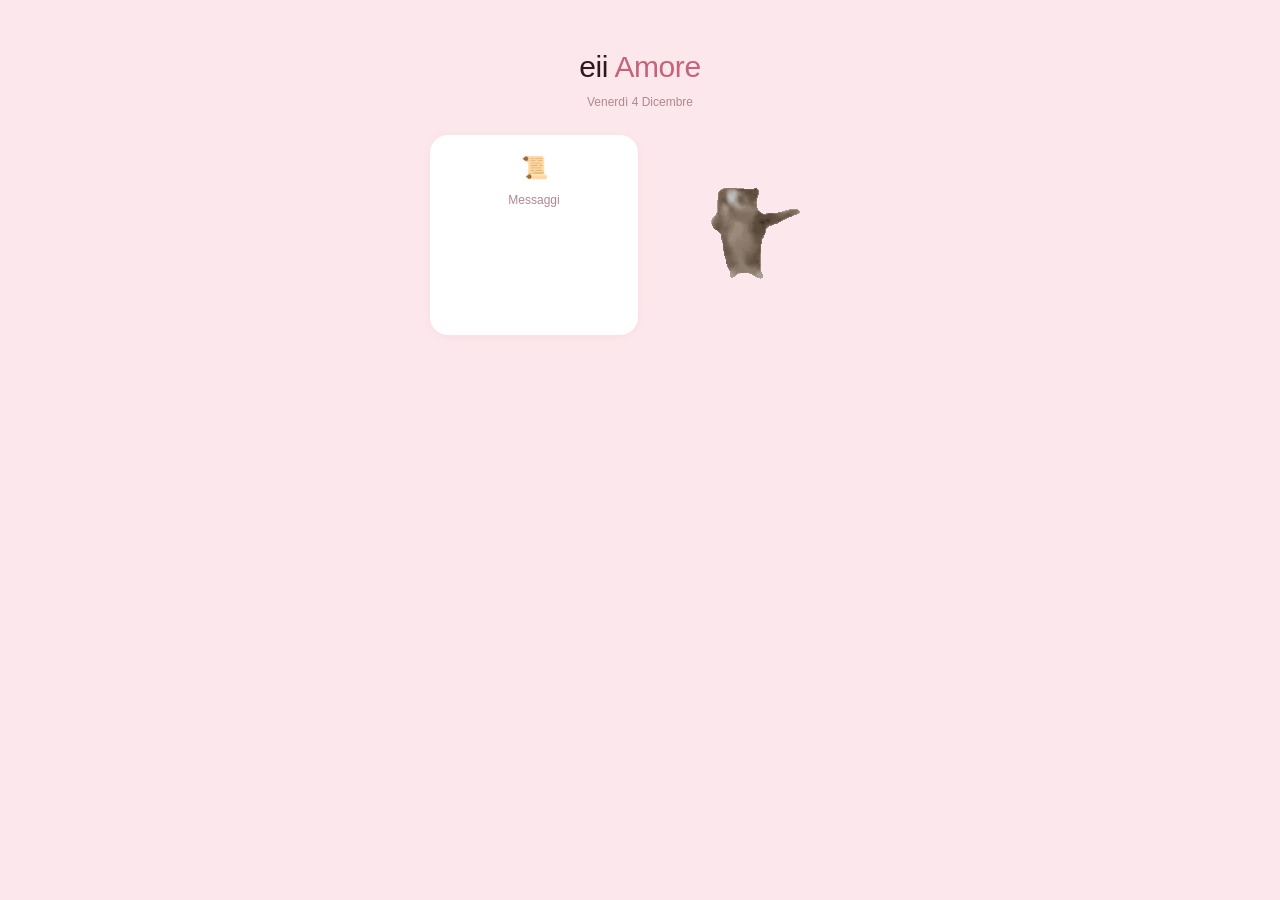
<file: main/index.html>
<!DOCTYPE html>
<html lang="it">
<head>
  <link rel="apple-touch-icon" href="../heart.png">
  <link rel="icon" type="image/png" href="../heart.png">
  <link rel="stylesheet" href="s.css">
  <meta charset="UTF-8" />
  <meta name="viewport" content="width=device-width, initial-scale=1.0, maximum-scale=1.0, user-scalable=no" />
  <title>Motivo del giorno</title>
  <meta name="apple-mobile-web-app-capable" content="yes" />
  <meta name="apple-mobile-web-app-status-bar-style" content="default" />
  <meta name="apple-mobile-web-app-title" content="TI AMO❤️" />
</head>
<body>
<div class="page">

  <div class="header">
    <div class="header-greeting">eii <span id="welcome-name">...</span></div>
    <div class="header-date" id="header-date"></div>
  </div>

  <div class="streak-badge" id="streak-badge" style="display:none">
    🔥 <span id="streak-count">0</span> giorni di fila
  </div>

<!--<div class="card" id="main-card">
    <div class="card-body" id="card-body">Caricamento in corso...</div>
    <div class="card-footer">
      <span class="timer-label">Prossimo messaggio tra</span>
      <span class="timer-value" id="global-timer">--:--:--</span>
    </div>

    <div class="gift-overlay" id="giftOverlay" onclick="openGift()">
      <div class="gift-paper tl"></div>
      <div class="gift-paper tr"></div>
      <div class="gift-paper bl"></div>
      <div class="gift-paper br"></div>
      <div class="gift-ribbon-h"></div>
      <div class="gift-ribbon-v"></div>
      <div class="gift-bow">
        <svg viewBox="0 0 80 50" xmlns="http://www.w3.org/2000/svg">
          <path d="M40 28 C30 20, 8 14, 4 22 C0 30, 18 36, 40 28Z" fill="#ff8fab" opacity="0.9"/>
          <path d="M40 28 C50 20, 72 14, 76 22 C80 30, 62 36, 40 28Z" fill="#ff8fab" opacity="0.9"/>
          <path d="M40 25 C32 14, 10 6, 6 14 C2 22, 22 28, 40 25Z" fill="#ffb3c6" opacity="0.9"/>
          <path d="M40 25 C48 14, 70 6, 74 14 C78 22, 58 28, 40 25Z" fill="#ffb3c6" opacity="0.9"/>
          <circle cx="40" cy="26" r="7" fill="#c4637a"/>
          <rect x="37" y="26" width="6" height="18" fill="#c4637a" rx="3"/>
        </svg>
      </div>
    </div>
  </div>

  <div class="reply-card" id="reply-card" style="display:none">
    <div class="reply-label">Rispondi</div>
    <div class="reply-row">
      <input type="text" id="reply-input" placeholder="Scrivi una risposta..." />
      <button class="reply-send" onclick="sendReply()">➤</button>
    </div>
    <div class="reply-sent" id="reply-sent" style="display:none"></div>
  </div>
-->
  <div class="nav-row">
    <a class="nav-btn" href="../storico/index.html">
      <span class="nav-btn-icon">📜</span>
      <span class="nav-btn-label">Messaggi</span>
    </a>
    <!--<a class="nav-btn" href="../statistiche/index.html">
      <span class="nav-btn-icon">📊</span>
      <span class="nav-btn-label">Statistiche</span>
    </a>
  </div>-->
  <img src="cat.gif" style="width:200px;height:200px;object-fit:contain;background:transparent;">

</div>

<script>
// --- CONFIGURAZIONE GLOBALE ---
window.WORKER_URL = "https://ecco-perche-ti-amo.p6kw2n4wh4.workers.dev";
window.dataFileSha = null;
window.appData = { nicknames: [], messages: {}, replies: {}, openedDates: [], theme: {} };
let revealed = false;

function todayKey() { return new Date().toISOString().split('T')[0]; }
function yesterdayKey() {
  const d = new Date();
  d.setDate(d.getDate() - 1);
  return d.toISOString().split('T')[0];
}
function currentDayKey() { return new Date().getHours() >= 10 ? todayKey() : yesterdayKey(); }

// --- CARICAMENTO DATI ---
async function loadData() {
  try {
    const res = await fetch(window.WORKER_URL, { method: 'GET' });

    if (res.status === 404) {
      await createDataFile();
      return;
    }

    const json = await res.json();
    window.dataFileSha = json.sha || (json.content && json.content.sha) || null;

    if (json && json.messages) {
      window.appData = json;
    } else if (json.content && typeof json.content === 'object') {
      window.appData = json.content;
    } else if (json.content && typeof json.content === 'string') {
      try {
        const decoded = decodeURIComponent(escape(atob(json.content.replace(/\s/g, ''))));
        window.appData = JSON.parse(decoded);
      } catch (base64Err) {
        console.error('Errore decodifica Base64:', base64Err);
      }
    }

    if (!window.appData) window.appData = {};
    if (!Array.isArray(window.appData.nicknames)) window.appData.nicknames = [];
    if (typeof window.appData.messages !== 'object' || Array.isArray(window.appData.messages)) window.appData.messages = {};
    if (typeof window.appData.replies !== 'object' || Array.isArray(window.appData.replies)) window.appData.replies = {};
    if (!Array.isArray(window.appData.openedDates)) window.appData.openedDates = [];
    if (typeof window.appData.theme !== 'object' || Array.isArray(window.appData.theme)) window.appData.theme = {};

  } catch (e) {
    console.error('Errore critico nel fetch:', e);
  }
}

async function createDataFile() {
  const content = btoa(unescape(encodeURIComponent(JSON.stringify(window.appData, null, 2))));
  try {
    const res = await fetch(window.WORKER_URL, {
      method: 'POST',
      headers: { 'Content-Type': 'application/json' },
      body: JSON.stringify({ content: content })
    });
    const json = await res.json();
    window.dataFileSha = json.sha || (json.content && json.content.sha);
  } catch (e) {
    console.warn('Errore durante la creazione del file:', e);
  }
}

async function saveData() {
  const content = btoa(unescape(encodeURIComponent(JSON.stringify(window.appData, null, 2))));
  try {
    const res = await fetch(window.WORKER_URL, {
      method: 'POST',
      headers: { 'Content-Type': 'application/json' },
      body: JSON.stringify({ content: content, sha: window.dataFileSha })
    });
    if (!res.ok) throw new Error(await res.text());
    const json = await res.json();
    window.dataFileSha = json.sha || (json.content && json.content.sha) || window.dataFileSha;
  } catch (e) {
    console.error('Errore salvataggio Worker:', e);
  }
}

// --- TEMA ---
function applyTheme() {
  const t = (window.appData && window.appData.theme) || {};
  const root = document.documentElement.style;
  const map = {
    bg: '--bg', surface: '--surface', surface2: '--surface2', border: '--border',
    accent: '--accent', accentBg: '--accent-bg', text: '--text', muted: '--muted'
  };
  Object.keys(map).forEach(k => { if (t[k]) root.setProperty(map[k], t[k]); });
}

// --- STREAK ---
function computeCurrentStreak() {
  const opened = new Set(window.appData.openedDates || []);
  let count = 0;
  let cursor = new Date(currentDayKey());
  while (opened.has(cursor.toISOString().split('T')[0])) {
    count++;
    cursor.setDate(cursor.getDate() - 1);
  }
  return count;
}

function startGlobalTimer() {
  const tick = () => {
    const el = document.getElementById('global-timer');
    if (!el) return;
    const now = new Date();
    const next = new Date(now);
    if (now.getHours() >= 10) next.setDate(next.getDate() + 1);
    next.setHours(10, 0, 0, 0);
    const diff = next - now;
    const h = String(Math.floor(diff / 3600000)).padStart(2, '0');
    const m = String(Math.floor((diff % 3600000) / 60000)).padStart(2, '0');
    const s = String(Math.floor((diff % 60000) / 1000)).padStart(2, '0');
    el.textContent = `${h}:${m}:${s}`;
  };
  tick();
  setInterval(tick, 1000);
}

function renderStreak() {
  const el = document.getElementById('streak-badge');
  const count = computeCurrentStreak();
  if (count > 0) {
    document.getElementById('streak-count').textContent = count;
    el.style.display = 'inline-flex';
  } else {
    el.style.display = 'none';
  }
}

function renderReplyBox() {
  const day = currentDayKey();
  const card = document.getElementById('reply-card');
  const hasMsg = !!(window.appData.messages || {})[day];
  if (!hasMsg) { card.style.display = 'none'; return; }
  card.style.display = 'flex';

  const row = card.querySelector('.reply-row');
  const sentEl = document.getElementById('reply-sent');
  const existing = (window.appData.replies || {})[day];

  if (existing) {
    row.style.display = 'none';
    sentEl.style.display = 'block';
    sentEl.textContent = `Hai risposto: "${existing}"`;
  } else {
    row.style.display = 'flex';
    sentEl.style.display = 'none';
  }
}

async function sendReply() {
  const input = document.getElementById('reply-input');
  const val = input.value.trim();
  if (!val) return;
  const day = currentDayKey();
  if (!window.appData.replies) window.appData.replies = {};
  window.appData.replies[day] = val;
  input.value = '';
  await saveData();
  renderReplyBox();
}

function renderCard() {
  const day = currentDayKey();
  const msg = (window.appData.messages || {})[day];
  const body = document.getElementById('card-body');
  const overlay = document.getElementById('giftOverlay');

  if (!msg) {
    body.innerHTML = `
      <div style="text-align:center; color:var(--muted); font-size:15px; line-height:1.6">
        Amore se leggi questo non ho messo niente scusami :(<br>Hai il permesso di insultarmi
      </div>`;
    if (overlay) overlay.style.display = 'none';
    return;
  }

  body.innerHTML = `<div class="revealed-text">${msg}</div>`;

  if (!revealed && overlay) {
    overlay.style.display = 'block';
  } else if (overlay) {
    overlay.remove();
  }
}

function openGift() {
  const overlay = document.getElementById('giftOverlay');
  if (!overlay || overlay.classList.contains('opening')) return;

  overlay.classList.add('opening');
  overlay.onclick = null;

  setTimeout(() => {
    overlay.classList.add('done');
    revealed = true;
    if (!Array.isArray(window.appData.openedDates)) window.appData.openedDates = [];
    if (!window.appData.openedDates.includes(currentDayKey())) {
      window.appData.openedDates.push(currentDayKey());
      saveData().then(() => {
        renderStreak();
        renderReplyBox();
      });
    } else {
      renderReplyBox();
    }
    setTimeout(() => overlay.remove(), 400);
  }, 700);
}

// --- APPLICAZIONE LOGICA ALL'AVVIO ---
async function init() {
  await loadData();
  applyTheme();

  if (!Array.isArray(window.appData.openedDates)) window.appData.openedDates = [];
  revealed = window.appData.openedDates.includes(currentDayKey());

  let nicks = ['Amore'];
  if (Array.isArray(window.appData.nicknames) && window.appData.nicknames.length > 0) {
    nicks = window.appData.nicknames;
  }

  document.getElementById('welcome-name').textContent = nicks[Math.floor(Math.random() * nicks.length)];
  document.getElementById('header-date').textContent = new Date().toLocaleDateString('it-IT', { weekday: 'long', day: 'numeric', month: 'long' });

  renderStreak();
  renderCard();
  renderReplyBox();
  startGlobalTimer();
}

window.addEventListener('DOMContentLoaded', init);
</script>
</body>
</html>
</file>
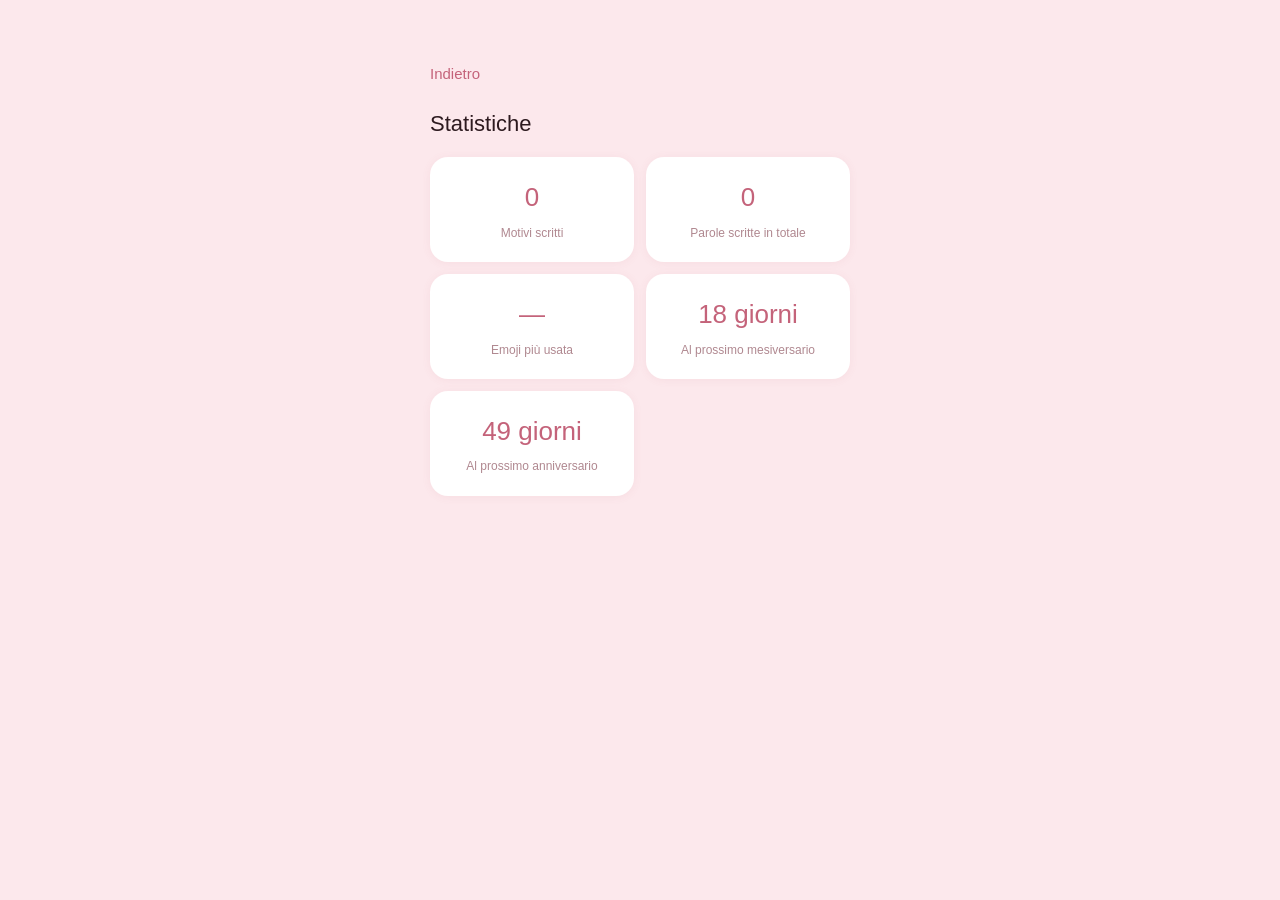
<file: statistiche/index.html>
<!DOCTYPE html>
<html lang="it">
<head>
  <link rel="icon" type="image/png" href="../heart.png">
  <meta charset="UTF-8" />
  <link rel="stylesheet" href="s.css">
  <meta name="viewport" content="width=device-width, initial-scale=1.0, maximum-scale=1.0, user-scalable=no" />
  <title>Statistiche</title>
</head>
<body>
  <div class="page">
    <div class="top-bar">
      <a class="back-btn" href="../main/index.html">Indietro</a>
    </div>
    <div style="width:100%;max-width:420px">
      <div class="page-title">Statistiche</div>
    </div>
    <div class="loading" id="loading">Caricamento...</div>
    <div class="stat-grid" id="stat-grid" style="display:none"></div>
  </div>

<script>
window.WORKER_URL = "https://ecco-perche-ti-amo.p6kw2n4wh4.workers.dev";

function applyTheme(appData) {
  const t = (appData && appData.theme) || {};
  const root = document.documentElement.style;
  const map = {
    bg: '--bg', surface: '--surface', surface2: '--surface2', border: '--border',
    accent: '--accent', accentBg: '--accent-bg', text: '--text', muted: '--muted'
  };
  Object.keys(map).forEach(k => { if (t[k]) root.setProperty(map[k], t[k]); });
}

function countWords(messages) {
  return Object.values(messages).reduce((tot, msg) => {
    const words = (msg || '').trim().split(/\s+/).filter(Boolean);
    return tot + words.length;
  }, 0);
}

function mostUsedEmoji(messages) {
  const emojiRegex = /\p{Extended_Pictographic}/gu;
  const counts = {};
  Object.values(messages).forEach(msg => {
    const found = (msg || '').match(emojiRegex) || [];
    found.forEach(e => { counts[e] = (counts[e] || 0) + 1; });
  });
  let best = null, bestCount = 0;
  Object.entries(counts).forEach(([emoji, count]) => {
    if (count > bestCount) { best = emoji; bestCount = count; }
  });
  return best ? `${best} (${bestCount}x)` : '—';
}

function daysUntil(target) {
  const today = new Date(); today.setHours(0, 0, 0, 0);
  return Math.round((target - today) / 86400000);
}

function nextMesiversario() {
  const today = new Date(); today.setHours(0, 0, 0, 0);
  let target = new Date(today.getFullYear(), today.getMonth(), 22);
  if (target < today) target = new Date(today.getFullYear(), today.getMonth() + 1, 22);
  return target;
}

function nextAnniversario() {
  const today = new Date(); today.setHours(0, 0, 0, 0);
  let target = new Date(today.getFullYear(), 0, 22);
  if (target < today) target = new Date(today.getFullYear() + 1, 0, 22);
  return target;
}

function formatCountdown(days) {
  if (days === 0) return 'Oggi!';
  if (days === 1) return 'Domani';
  return `${days} giorni`;
}

async function init() {
  let appData = { messages: {} };

  try {
    const res = await fetch(window.WORKER_URL, { method: 'GET' });
    if (res.ok) {
      const json = await res.json();
      if (json && json.messages) appData = json;
      else if (json.content && typeof json.content === 'object') appData = json.content;
      else if (json.content && typeof json.content === 'string') {
        const decoded = decodeURIComponent(escape(atob(json.content.replace(/\s/g, ''))));
        appData = JSON.parse(decoded);
      }
    }
  } catch (e) {
    console.warn('Errore durante il caricamento:', e);
  }

  applyTheme(appData);

  const messages = appData.messages || {};
  const totalMsg = Object.keys(messages).length;
  const totalWords = countWords(messages);
  const topEmoji = mostUsedEmoji(messages);
  const mesiversario = formatCountdown(daysUntil(nextMesiversario()));
  const anniversario = formatCountdown(daysUntil(nextAnniversario()));

  const stats = [
    { value: totalMsg, label: 'Motivi scritti' },
    { value: totalWords, label: 'Parole scritte in totale' },
    { value: topEmoji, label: 'Emoji più usata' },
    { value: mesiversario, label: 'Al prossimo mesiversario' },
    { value: anniversario, label: 'Al prossimo anniversario' }
  ];

  document.getElementById('loading').style.display = 'none';
  const grid = document.getElementById('stat-grid');
  grid.style.display = 'grid';
  stats.forEach(s => {
    const el = document.createElement('div');
    el.className = 'stat-card';
    el.innerHTML = `<div class="stat-value">${s.value}</div><div class="stat-label">${s.label}</div>`;
    grid.appendChild(el);
  });
}

init();
</script>
</body>
</html>
</file>
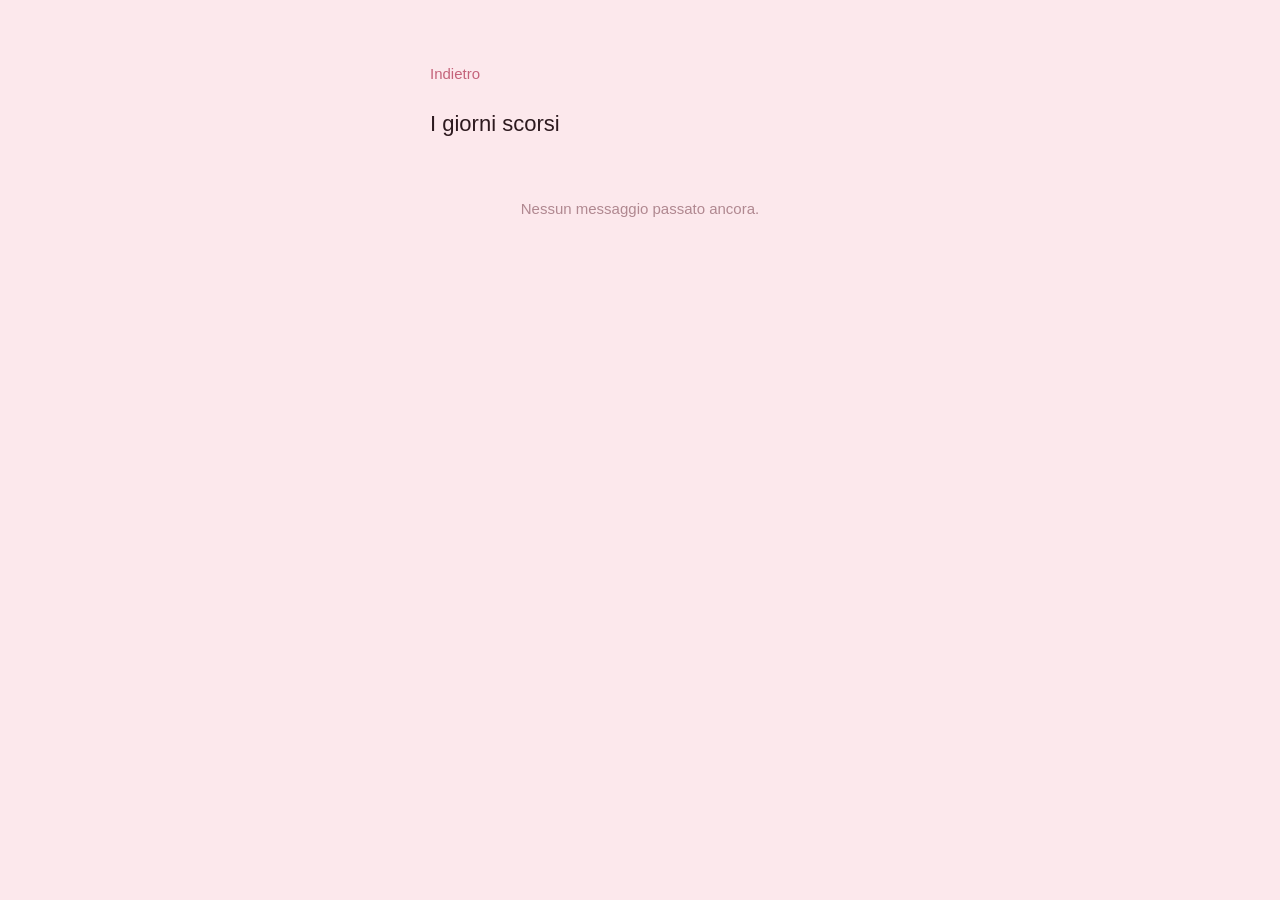
<file: storico/index.html>
<!-- Percorso nel repo: storico/index.html -->
<!DOCTYPE html>
<html lang="it">
<head>
  <link rel="icon" type="image/png" href="../heart.png">
  <meta charset="UTF-8" />
  <link rel="stylesheet" href="s.css">
  <meta name="viewport" content="width=device-width, initial-scale=1.0, maximum-scale=1.0, user-scalable=no" />
  <title>Storico dei messaggini</title>
</head>
<body>
  <div class="page">
    <div class="top-bar">
      <a class="back-btn" href="../main/index.html">Indietro</a>
    </div>
    <div style="width:100%;max-width:420px">
      <div class="page-title">I giorni scorsi</div>
    </div>
    <div class="loading" id="loading">Caricamento...</div>
    <div class="past-list" id="past-list" style="display:none"></div>
    <div class="empty-state" id="empty-state" style="display:none">Nessun messaggio passato ancora.</div>
  </div>

<script>
window.WORKER_URL = "https://ecco-perche-ti-amo.p6kw2n4wh4.workers.dev";

function todayKey() { return new Date().toISOString().split('T')[0]; }
function formatDate(str) { const [y, m, d] = str.split('-'); return `${d}/${m}/${y}`; }

function applyTheme(appData) {
  const t = (appData && appData.theme) || {};
  const root = document.documentElement.style;
  const map = {
    bg: '--bg', surface: '--surface', surface2: '--surface2', border: '--border',
    accent: '--accent', accentBg: '--accent-bg', text: '--text', muted: '--muted'
  };
  Object.keys(map).forEach(k => { if (t[k]) root.setProperty(map[k], t[k]); });
}

async function init() {
  let appData = { messages: {}, replies: {} };

  try {
    const res = await fetch(window.WORKER_URL, { method: 'GET' });
    if (res.ok) {
      const json = await res.json();
      if (json && json.messages) appData = json;
      else if (json.content && typeof json.content === 'object') appData = json.content;
      else if (json.content && typeof json.content === 'string') {
        const decoded = decodeURIComponent(escape(atob(json.content.replace(/\s/g, ''))));
        appData = JSON.parse(decoded);
      }
    }
  } catch (e) {
    console.warn('Errore durante il caricamento:', e);
  }

  applyTheme(appData);
  document.getElementById('loading').style.display = 'none';

  const today = todayKey();
  const messages = appData.messages || {};
  const replies = appData.replies || {};
  const allKeys = Object.keys(messages).sort();
  const past = allKeys.filter(k => k < today && messages[k]);

  if (!past.length) {
    document.getElementById('empty-state').style.display = 'block';
    return;
  }

  const list = document.getElementById('past-list');
  list.style.display = 'flex';
  [...past].reverse().forEach(k => {
    const idx = allKeys.indexOf(k) + 1;
    const reply = replies[k];
    const el = document.createElement('div');
    el.className = 'past-item';
    el.innerHTML = `<div class="past-item-meta">Giorno ${idx} &middot; ${formatDate(k)}</div>
      <div class="past-item-text">${messages[k]}</div>
      ${reply ? `<div class="past-item-reply">↳ ${reply}</div>` : ''}`;
    list.appendChild(el);
  });
}

init();
</script>
</body>
</html>
</file>
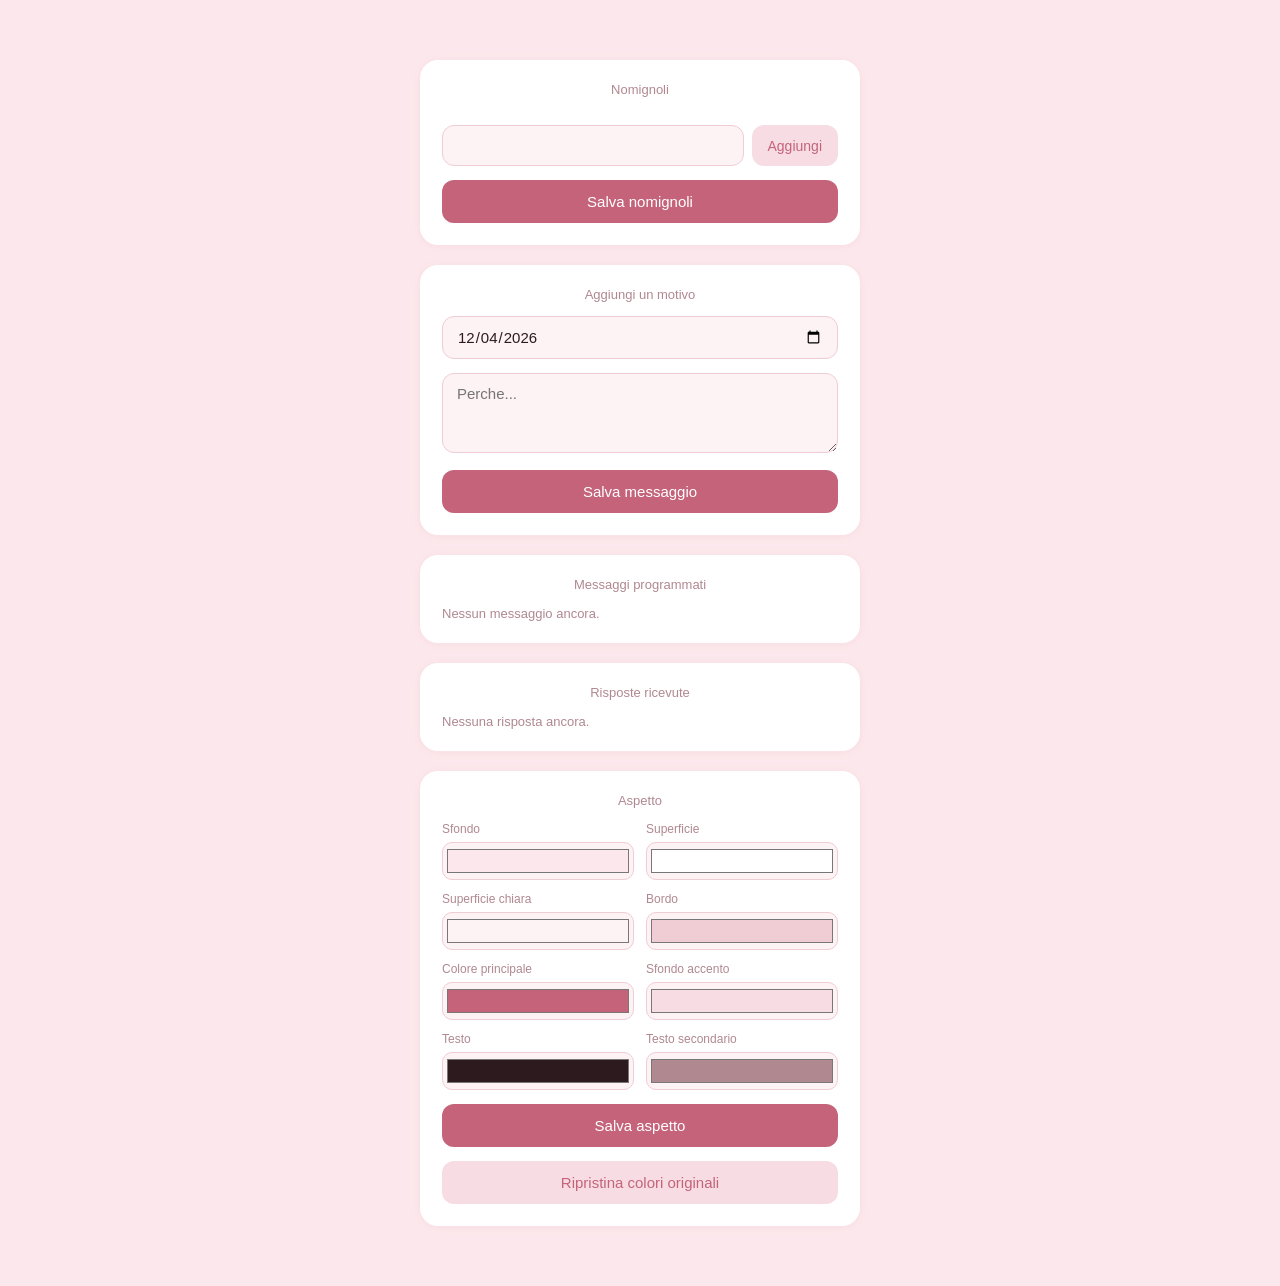
<file: admin/panel.html>
<!DOCTYPE html>
<html lang="it">
<head>
  <link rel="icon" type="image/png" href="../heart.png">
  <meta charset="UTF-8" />
  <meta name="viewport" content="width=device-width, initial-scale=1.0, maximum-scale=1.0" />
  <link rel="stylesheet" href="s.css">
  <title>Admin</title>
</head>
<body>

<!-- PANEL -->
<div id="panel">

  <!-- nomignoli -->
  <div class="card">
    <div class="card-title">Nomignoli</div>
    <div class="nick-list" id="nick-list"></div>
    <div class="nick-add-row">
      <input type="text" id="nick-input" />
      <button class="btn-small" onclick="addNick()">Aggiungi</button>
    </div>
    <button class="btn btn-primary" onclick="saveNicks()">Salva nomignoli</button>
    <div id="nick-status" class="status-msg"></div>
  </div>

  <!-- nuovo messaggio -->
  <div class="card">
    <div class="card-title">Aggiungi un motivo</div>
    <div>
      <input type="date" id="new-date" />
    </div>
    <div>
      <textarea id="new-text" placeholder="Perche..."></textarea>
    </div>
    <button class="btn btn-primary" onclick="addMessage()">Salva messaggio</button>
    <div id="add-status" class="status-msg"></div>
  </div>

  <!-- lista messaggi -->
  <div class="card">
    <div class="card-title">Messaggi programmati</div>
    <div class="msg-list" id="msg-list"></div>
  </div>

  <!-- risposte ricevute -->
  <div class="card">
    <div class="card-title">Risposte ricevute</div>
    <div class="msg-list" id="reply-list"></div>
  </div>

  <!-- aspetto -->
  <div class="card">
    <div class="card-title">Aspetto</div>
    <div class="theme-grid">
      <label>Sfondo <input type="color" id="theme-bg"></label>
      <label>Superficie <input type="color" id="theme-surface"></label>
      <label>Superficie chiara <input type="color" id="theme-surface2"></label>
      <label>Bordo <input type="color" id="theme-border"></label>
      <label>Colore principale <input type="color" id="theme-accent"></label>
      <label>Sfondo accento <input type="color" id="theme-accentBg"></label>
      <label>Testo <input type="color" id="theme-text"></label>
      <label>Testo secondario <input type="color" id="theme-muted"></label>
    </div>
    <button class="btn btn-primary" onclick="saveTheme()">Salva aspetto</button>
    <button class="btn btn-secondary" onclick="resetTheme()">Ripristina colori originali</button>
    <div id="theme-status" class="status-msg"></div>
  </div>

</div>

<script>
// --- CONFIGURAZIONE GLOBALE ---
window.WORKER_URL = "https://ecco-perche-ti-amo.p6kw2n4wh4.workers.dev";
window.dataFileSha = null;
window.appData = { nicknames: [], messages: {}, replies: {}, openedDates: [], theme: {} };

const DEFAULT_THEME = {
  bg: '#fce8ec', surface: '#ffffff', surface2: '#fdf2f4', border: '#f0cdd4',
  accent: '#c4637a', accentBg: '#f7dde3', text: '#2d1a1f', muted: '#b08890'
};
const THEME_KEYS = ['bg', 'surface', 'surface2', 'border', 'accent', 'accentBg', 'text', 'muted'];

function todayKey() { return new Date().toISOString().split('T')[0]; }
function formatDate(str) { if (!str) return ''; const [y, m, d] = str.split('-'); return `${d}/${m}/${y}`; }

// --- CARICAMENTO / SALVATAGGIO TRAMITE WORKER ---
async function loadData() {
  try {
    const res = await fetch(window.WORKER_URL, { method: 'GET' });

    if (res.status === 404) {
      await createDataFile();
      return;
    }

    const json = await res.json();
    window.dataFileSha = json.sha || (json.content && json.content.sha) || null;

    if (json && json.messages) {
      window.appData = json;
    } else if (json.content && typeof json.content === 'object') {
      window.appData = json.content;
    } else if (json.content && typeof json.content === 'string') {
      try {
        const decoded = decodeURIComponent(escape(atob(json.content.replace(/\s/g, ''))));
        window.appData = JSON.parse(decoded);
      } catch (base64Err) {
        console.error('Errore decodifica Base64:', base64Err);
      }
    }

    if (!window.appData) window.appData = {};
    if (!Array.isArray(window.appData.nicknames)) window.appData.nicknames = [];
    if (typeof window.appData.messages !== 'object' || Array.isArray(window.appData.messages)) window.appData.messages = {};
    if (typeof window.appData.replies !== 'object' || Array.isArray(window.appData.replies)) window.appData.replies = {};
    if (!Array.isArray(window.appData.openedDates)) window.appData.openedDates = [];
    if (typeof window.appData.theme !== 'object' || Array.isArray(window.appData.theme)) window.appData.theme = {};

  } catch (e) {
    console.error('Errore critico nel fetch:', e);
  }
}

async function createDataFile() {
  const content = btoa(unescape(encodeURIComponent(JSON.stringify(window.appData, null, 2))));
  try {
    const res = await fetch(window.WORKER_URL, {
      method: 'POST',
      headers: { 'Content-Type': 'application/json' },
      body: JSON.stringify({ content: content })
    });
    const json = await res.json();
    window.dataFileSha = json.sha || (json.content && json.content.sha);
  } catch (e) {
    console.warn('Errore durante la creazione del file:', e);
  }
}

async function saveData(statusId) {
  const content = btoa(unescape(encodeURIComponent(JSON.stringify(window.appData, null, 2))));
  try {
    const res = await fetch(window.WORKER_URL, {
      method: 'POST',
      headers: { 'Content-Type': 'application/json' },
      body: JSON.stringify({ content: content, sha: window.dataFileSha })
    });

    if (!res.ok) throw new Error(await res.text());
    const json = await res.json();

    if (json.content && json.content.sha) {
      window.dataFileSha = json.content.sha;
    } else if (json.sha) {
      window.dataFileSha = json.sha;
    }

    if (statusId) showStatus(statusId, 'Salvato con successo!', 'ok');
  } catch (e) {
    console.error('Errore Worker Admin:', e);
    if (statusId) showStatus(statusId, 'Errore nel salvataggio', 'err');
  }
}

function applyTheme() {
  const t = (window.appData && window.appData.theme) || {};
  const root = document.documentElement.style;
  const map = {
    bg: '--bg', surface: '--surface', surface2: '--surface2', border: '--border',
    accent: '--accent', accentBg: '--accent-bg', text: '--text', muted: '--muted'
  };
  Object.keys(map).forEach(k => { if (t[k]) root.setProperty(map[k], t[k]); });
}

// ── ADMIN UI ──────────────────────────────────────────────────────────
function renderAdmin() {
  const nickList = document.getElementById('nick-list');
  if (nickList) {
    nickList.innerHTML = '';
    (window.appData.nicknames || []).forEach((n, i) => {
      const chip = document.createElement('div');
      chip.className = 'nick-chip';
      chip.innerHTML = `${n}<button onclick="removeNick(${i})">x</button>`;
      nickList.appendChild(chip);
    });
  }

  const dateInput = document.getElementById('new-date');
  if (dateInput && !dateInput.value) dateInput.value = todayKey();

  const msgList = document.getElementById('msg-list');
  if (msgList) {
    msgList.innerHTML = '';
    const keys = Object.keys(window.appData.messages || {}).sort().reverse();
    if (!keys.length) {
      msgList.innerHTML = '<p class="empty-msg">Nessun messaggio ancora.</p>';
    } else {
      keys.forEach(k => {
        const el = document.createElement('div');
        el.className = 'msg-item';
        el.innerHTML = `<div class="msg-item-left">
            <div class="msg-item-date">${formatDate(k)}</div>
            <div class="msg-item-text">${window.appData.messages[k]}</div>
          </div>
          <button class="btn-danger" onclick="deleteMsg('${k}')">Elimina</button>`;
        msgList.appendChild(el);
      });
    }
  }

  const replyList = document.getElementById('reply-list');
  if (replyList) {
    replyList.innerHTML = '';
    const rkeys = Object.keys(window.appData.replies || {}).sort().reverse();
    if (!rkeys.length) {
      replyList.innerHTML = '<p class="empty-msg">Nessuna risposta ancora.</p>';
    } else {
      rkeys.forEach(k => {
        const el = document.createElement('div');
        el.className = 'msg-item';
        el.innerHTML = `<div class="msg-item-left">
            <div class="msg-item-date">${formatDate(k)}</div>
            <div class="msg-item-text">${window.appData.replies[k]}</div>
          </div>
          <button class="btn-danger" onclick="deleteReply('${k}')">Elimina</button>`;
        replyList.appendChild(el);
      });
    }
  }

  const theme = Object.assign({}, DEFAULT_THEME, window.appData.theme || {});
  THEME_KEYS.forEach(k => {
    const input = document.getElementById('theme-' + k);
    if (input) input.value = theme[k];
  });
}

function addNick() {
  const input = document.getElementById('nick-input');
  const val = input.value.trim(); if (!val) return;
  if (!window.appData.nicknames) window.appData.nicknames = [];
  window.appData.nicknames.push(val); input.value = ''; renderAdmin();
}

function removeNick(i) { window.appData.nicknames.splice(i, 1); renderAdmin(); }
async function saveNicks() { await saveData('nick-status'); }

async function addMessage() {
  const date = document.getElementById('new-date').value;
  const text = document.getElementById('new-text').value.trim();
  if (!date || !text) { showStatus('add-status', 'Compila data e testo', 'err'); return; }
  if (!window.appData.messages) window.appData.messages = {};
  window.appData.messages[date] = text;
  document.getElementById('new-text').value = '';
  await saveData('add-status');
  renderAdmin();
}

async function deleteMsg(key) {
  if (!confirm(`Eliminare il messaggio del ${formatDate(key)}?`)) return;
  delete window.appData.messages[key];
  await saveData('add-status');
  renderAdmin();
}

async function deleteReply(key) {
  if (!confirm(`Eliminare la risposta del ${formatDate(key)}?`)) return;
  delete window.appData.replies[key];
  await saveData('add-status');
  renderAdmin();
}

async function saveTheme() {
  const theme = {};
  THEME_KEYS.forEach(k => {
    const input = document.getElementById('theme-' + k);
    if (input) theme[k] = input.value;
  });
  window.appData.theme = theme;
  applyTheme();
  await saveData('theme-status');
}

function resetTheme() {
  window.appData.theme = {};
  renderAdmin();
  applyTheme();
}

function showStatus(id, msg, type) {
  const el = document.getElementById(id);
  if (!el) return;
  el.textContent = msg; el.className = `status-msg ${type}`;
  setTimeout(() => { el.className = 'status-msg'; }, 3000);
}

async function initAdmin() {
  await loadData();
  applyTheme();
  renderAdmin();
}

window.addEventListener('DOMContentLoaded', () => {
  initAdmin();
});
</script>
</body>
</html>
</file>
<file: main/s.css>
/* Percorso nel repo: main/s.css */
:root {
  --bg:        #fce8ec;
  --surface:   #ffffff;
  --surface2:  #fdf2f4;
  --border:    #f0cdd4;
  --accent:    #c4637a;
  --accent-bg: #f7dde3;
  --text:      #2d1a1f;
  --muted:     #b08890;
  --font: -apple-system, 'SF Pro Text', 'SF Pro Display', BlinkMacSystemFont, 'Helvetica Neue', sans-serif;
}

* { box-sizing: border-box; margin: 0; padding: 0; -webkit-tap-highlight-color: transparent; }

html, body {
  min-height: 100%;
  background: var(--bg);
  color: var(--text);
  font-family: var(--font);
  font-size: 15px;
  line-height: 1.55;
  -webkit-font-smoothing: antialiased;
}

.page {
  min-height: 100vh;
  display: flex; flex-direction: column; align-items: center;
  padding: max(env(safe-area-inset-top, 0px), 40px) 20px 48px;
  gap: 20px;
}

.header { width: 100%; max-width: 420px; text-align: center; padding: 4px 0; }
.header-greeting { font-size: 30px; font-weight: 300; letter-spacing: -0.4px; }
.header-greeting span { color: var(--accent); }
.header-date { font-size: 12px; color: var(--muted); margin-top: 2px; text-transform: capitalize; }

/* â”€â”€ STREAK â”€â”€ */
.streak-badge {
  display: inline-flex; align-items: center; gap: 6px;
  background: var(--accent-bg); color: var(--accent);
  font-size: 13px; font-weight: 500; padding: 7px 16px; border-radius: 20px;
}

/* â”€â”€ CARD â”€â”€ */
.card {
  position: relative;
  width: 100%; max-width: 420px;
  background: var(--surface);
  border-radius: 24px;
  overflow: hidden;
  box-shadow: 0 2px 20px rgba(180,80,100,.09);
  display: flex; flex-direction: column;
}
.card-body {
  padding: 36px 24px 28px;
  min-height: 200px;
  display: flex; align-items: center; justify-content: center;
  flex: 1;
}
.card-footer {
  border-top: 1px solid var(--border);
  padding: 14px 22px;
  display: flex; align-items: center; justify-content: center; gap: 8px;
}
.timer-label { font-size: 12px; color: var(--muted); }
.timer-value { font-size: 14px; color: var(--accent); font-variant-numeric: tabular-nums; letter-spacing: .5px; }

/* â”€â”€ GIFT OVERLAY â”€â”€ */
.gift-overlay {
  position: absolute;
  inset: 0;
  border-radius: 24px;
  overflow: hidden;
  cursor: pointer;
  user-select: none;
  background: var(--accent);
  z-index: 10;
  transition: opacity 0.35s ease;
  display: none;
}
.gift-overlay:active { opacity: 0.9; }

.gift-paper {
  position: absolute;
  width: 50%; height: 50%;
  background: var(--accent);
  z-index: 2;
  transition: transform 0.65s cubic-bezier(.4,0,.2,1), opacity 0.5s ease;
}
.gift-paper.tl { top: 0;    left: 0;  transform-origin: top left; }
.gift-paper.tr { top: 0;    right: 0; transform-origin: top right; }
.gift-paper.bl { bottom: 0; left: 0;  transform-origin: bottom left; }
.gift-paper.br { bottom: 0; right: 0; transform-origin: bottom right; }

.gift-ribbon-h {
  position: absolute; top: 50%; left: 0; right: 0;
  height: 22px; transform: translateY(-50%);
  background: rgba(255,255,255,0.25);
  z-index: 3; pointer-events: none;
  transition: opacity 0.3s ease;
}
.gift-ribbon-v {
  position: absolute; left: 50%; top: 0; bottom: 0;
  width: 22px; transform: translateX(-50%);
  background: rgba(255,255,255,0.25);
  z-index: 3; pointer-events: none;
  transition: opacity 0.3s ease;
}

.gift-bow {
  position: absolute; top: 50%; left: 50%;
  transform: translate(-50%, -65%);
  width: 90px; height: 56px;
  z-index: 10; pointer-events: none;
  transition: opacity 0.3s ease;
}
.gift-bow svg { width: 90px; height: 56px; }

.gift-hint {
  position: absolute; bottom: 18px; left: 0; right: 0;
  text-align: center; font-size: 13px;
  color: rgba(255,255,255,0.8);
  z-index: 10; pointer-events: none;
  transition: opacity 0.2s ease;
}

.gift-overlay.opening .gift-paper.tl { transform: translate(-110%, -110%); }
.gift-overlay.opening .gift-paper.tr { transform: translate(110%, -110%); }
.gift-overlay.opening .gift-paper.bl { transform: translate(-110%, 110%); }
.gift-overlay.opening .gift-paper.br { transform: translate(110%, 110%); }
.gift-overlay.opening .gift-ribbon-h,
.gift-overlay.opening .gift-ribbon-v,
.gift-overlay.opening .gift-bow,
.gift-overlay.opening .gift-hint     { opacity: 0; }

.gift-overlay.opening { background: transparent; }
.gift-overlay.done { opacity: 0; pointer-events: none; }

.revealed-text {
  font-size: 22px; font-weight: 400;
  color: var(--text); line-height: 1.5;
  text-align: center;
}

/* â”€â”€ RISPOSTA â”€â”€ */
.reply-card {
  width: 100%; max-width: 420px; background: var(--surface);
  border-radius: 20px; padding: 16px 20px;
  display: flex; flex-direction: column; gap: 10px;
  box-shadow: 0 1px 10px rgba(180,80,100,.07);
}
.reply-label { font-size: 11px; color: var(--muted); text-transform: uppercase; letter-spacing: 1px; }
.reply-row { display: flex; gap: 8px; }
.reply-row input {
  flex: 1; background: var(--surface2); border: 1px solid var(--border);
  border-radius: 12px; padding: 10px 14px; font-family: var(--font);
  font-size: 14px; color: var(--text); outline: none; transition: border-color .2s;
}
.reply-row input:focus { border-color: var(--accent); }
.reply-send {
  background: var(--accent); color: #fff; border: none; border-radius: 12px;
  width: 44px; font-size: 16px; cursor: pointer; flex-shrink: 0;
}
.reply-send:active { filter: brightness(.9); }
.reply-sent { font-size: 14px; color: var(--muted); font-style: italic; }

/* â”€â”€ NAV â”€â”€ */
.nav-row { width: 100%; max-width: 420px; display: flex; gap: 12px; }
.nav-btn {
  flex: 1; background: var(--surface); border-radius: 18px; padding: 16px 10px;
  display: flex; flex-direction: column; align-items: center; gap: 6px;
  text-decoration: none; color: var(--text);
  box-shadow: 0 1px 10px rgba(180,80,100,.07);
  transition: transform .15s;
}
.nav-btn:active { transform: scale(0.96); }
.nav-btn-icon { font-size: 22px; }
.nav-btn-label { font-size: 12px; color: var(--muted); text-align: center; font-weight: 500; }
</file>
<file: statistiche/s.css>
/* Percorso nel repo: statistiche/s.css */
:root {
  --bg:        #fce8ec;
  --surface:   #ffffff;
  --border:    #f0cdd4;
  --accent:    #c4637a;
  --accent-bg: #f7dde3;
  --text:      #2d1a1f;
  --muted:     #b08890;
  --font: -apple-system, 'SF Pro Text', 'SF Pro Display', BlinkMacSystemFont, 'Helvetica Neue', sans-serif;
}
* { box-sizing: border-box; margin: 0; padding: 0; -webkit-tap-highlight-color: transparent; }
html, body {
  min-height: 100%;
  background: var(--bg);
  color: var(--text);
  font-family: var(--font);
  font-size: 15px;
  line-height: 1.55;
  -webkit-font-smoothing: antialiased;
}
.page {
  min-height: 100vh;
  display: flex; flex-direction: column; align-items: center;
  padding: max(env(safe-area-inset-top, 0px), 56px) 20px 48px;
  gap: 16px;
}
.top-bar {
  width: 100%; max-width: 420px;
  display: flex; align-items: center; gap: 12px;
}
.back-btn {
  background: none; border: none; color: var(--accent);
  font-family: var(--font); font-size: 15px;
  padding: 6px 0; cursor: pointer;
  text-decoration: none; display: inline-block;
}
.page-title { font-size: 22px; font-weight: 400; color: var(--text); }
.loading { font-size: 14px; color: var(--muted); margin-top: 40px; }

.stat-grid {
  width: 100%; max-width: 420px;
  display: grid; grid-template-columns: 1fr 1fr; gap: 12px;
}
.stat-card {
  background: var(--surface);
  border-radius: 18px;
  padding: 20px 14px;
  box-shadow: 0 1px 10px rgba(180,80,100,.07);
  text-align: center;
  display: flex; flex-direction: column; gap: 6px; justify-content: center;
}
.stat-value { font-size: 26px; font-weight: 500; color: var(--accent); }
.stat-label { font-size: 12px; color: var(--muted); }
</file>
<file: storico/s.css>
/* Percorso nel repo: storico/s.css */
:root {
  --bg:        #fce8ec;
  --surface:   #ffffff;
  --border:    #f0cdd4;
  --accent:    #c4637a;
  --text:      #2d1a1f;
  --muted:     #b08890;
  --font: -apple-system, 'SF Pro Text', 'SF Pro Display', BlinkMacSystemFont, 'Helvetica Neue', sans-serif;
}
* { box-sizing: border-box; margin: 0; padding: 0; -webkit-tap-highlight-color: transparent; }
html, body {
  min-height: 100%;
  background: var(--bg);
  color: var(--text);
  font-family: var(--font);
  font-size: 15px;
  line-height: 1.55;
  -webkit-font-smoothing: antialiased;
}
.page {
  min-height: 100vh;
  display: flex; flex-direction: column; align-items: center;
  padding: max(env(safe-area-inset-top, 0px), 56px) 20px 48px;
  gap: 16px;
}
.top-bar {
  width: 100%; max-width: 420px;
  display: flex; align-items: center; gap: 12px;
}
.back-btn {
  background: none; border: none; color: var(--accent);
  font-family: var(--font); font-size: 15px;
  padding: 6px 0; cursor: pointer;
  text-decoration: none; display: inline-block;
}
.page-title { font-size: 22px; font-weight: 400; color: var(--text); }
.empty-state { font-size: 15px; color: var(--muted); text-align: center; margin-top: 40px; }
.past-list { width: 100%; max-width: 420px; display: flex; flex-direction: column; gap: 12px; }
.past-item {
  background: var(--surface);
  border-radius: 20px;
  padding: 20px 20px;
  box-shadow: 0 1px 10px rgba(180,80,100,.07);
}
.past-item-meta {
  font-size: 11px; color: var(--muted);
  letter-spacing: 1px; text-transform: uppercase;
  margin-bottom: 10px;
}
.past-item-text {
  font-size: 18px; font-weight: 400; color: var(--text); line-height: 1.5;
}
.past-item-reply {
  margin-top: 10px; padding-top: 10px; border-top: 1px dashed var(--border);
  font-size: 13px; color: var(--accent); font-style: italic;
}
.loading { font-size: 14px; color: var(--muted); margin-top: 40px; }
</file>
<file: admin/s.css>
/* Percorso nel repo: admin/s.css */
 :root {
      --bg:        #fce8ec;
      --surface:   #ffffff;
      --surface2:  #fdf2f4;
      --border:    #f0cdd4;
      --accent:    #c4637a;
      --accent-bg: #f7dde3;
      --text:      #2d1a1f;
      --muted:     #b08890;
      --font: -apple-system, 'SF Pro Text', BlinkMacSystemFont, 'Helvetica Neue', sans-serif;
      --r: 18px;
    }
    * { box-sizing: border-box; margin: 0; padding: 0; -webkit-tap-highlight-color: transparent; }
    html, body { min-height: 100%; background: var(--bg); color: var(--text); font-family: var(--font); font-size: 15px; -webkit-font-smoothing: antialiased; }

    /* LOGIN */
    #login {
      min-height: 100vh; display: flex; flex-direction: column;
      align-items: center; justify-content: center; gap: 20px; padding: 32px;
    }
    #login h1 { font-size: 24px; font-weight: 400; color: var(--text); }
    #login p { font-size: 14px; color: var(--muted); margin-top: -12px; }
    #login-form { width: 100%; max-width: 300px; display: flex; flex-direction: column; gap: 12px; }

    /* PANEL */
    #panel { display: flex; flex-direction: column; align-items: center; gap: 20px;
      padding: 60px 20px 60px; }
    .panel-title { font-size: 22px; font-weight: 400; color: var(--text); align-self: flex-start; width: 100%; max-width: 440px; }

    /* SHARED */
    .card {
      width: 100%; max-width: 440px;
      background: var(--surface); border-radius: var(--r); padding: 22px;
      display: flex; flex-direction: column; gap: 14px;
      box-shadow: 0 1px 10px rgba(180,80,100,.07);
    }
    .card-title { font-size: 13px; color: var(--muted); text-align: center;}
    label { font-size: 12px; color: var(--muted); display: block; margin-bottom: 5px; }
    input[type="text"], input[type="password"], input[type="date"], textarea {
      width: 100%; background: var(--surface2); border: 1px solid var(--border);
      border-radius: 12px; padding: 11px 14px;
      color: var(--text); font-family: var(--font); font-size: 15px;
      outline: none; transition: border-color .2s;
    }
    input:focus, textarea:focus { border-color: var(--accent); }
    textarea { min-height: 80px; resize: vertical; }
    .btn {
      border: none; border-radius: 12px; font-family: var(--font);
      font-size: 15px; padding: 13px; cursor: pointer; transition: filter .15s; width: 100%;
    }
    .btn-primary { background: var(--accent); color: #fff; font-weight: 500; }
    .btn-primary:active { filter: brightness(.9); }
    .btn-secondary { background: var(--accent-bg); color: var(--accent); }
    .btn-secondary:active { filter: brightness(.95); }
    .btn-danger {
      background: none; border: 1px solid #f0cdd4; color: #c07070;
      border-radius: 10px; font-family: var(--font); font-size: 13px;
      padding: 7px 12px; cursor: pointer; flex-shrink: 0; width: auto;
    }
    .status-msg { font-size: 13px; padding: 9px 14px; border-radius: 10px; text-align: center; display: none; }
    .status-msg.ok { background: #e8f5e8; color: #4a8a4a; display: block; }
    .status-msg.err { background: #fde8e8; color: #a04040; display: block; }

    /* NICK */
    .nick-list { display: flex; flex-wrap: wrap; gap: 8px; }
    .nick-chip {
      background: var(--accent-bg); border-radius: 20px; padding: 6px 12px;
      font-size: 14px; color: var(--accent); display: flex; align-items: center; gap: 6px;
    }
    .nick-chip button { background: none; border: none; color: var(--muted); cursor: pointer; font-size: 16px; padding: 0; line-height: 1; }
    .nick-add-row { display: flex; gap: 8px; }
    .nick-add-row input { flex: 1; }
    .btn-small {
      background: var(--accent-bg); color: var(--accent); border: none;
      border-radius: 12px; font-family: var(--font); font-size: 14px;
      padding: 0 16px; cursor: pointer; white-space: nowrap; flex-shrink: 0;
    }

    /* MSG LIST */
    .msg-list { display: flex; flex-direction: column; gap: 8px; max-height: 360px; overflow-y: auto; }
    .msg-item {
      background: var(--surface2); border: 1px solid var(--border); border-radius: 12px;
      padding: 12px 14px; display: flex; justify-content: space-between; align-items: flex-start; gap: 10px;
    }
    .msg-item-left { flex: 1; }
    .msg-item-date { font-size: 11px; color: var(--accent); margin-bottom: 4px; }
    .msg-item-text { font-size: 14px; color: var(--text); line-height: 1.4; }
    .empty-msg { font-size: 13px; color: var(--muted); }

    /* ASPETTO / TEMA */
    .theme-grid { display: grid; grid-template-columns: 1fr 1fr; gap: 12px; }
    .theme-grid label { display: flex; flex-direction: column; gap: 6px; font-size: 12px; color: var(--muted); margin-bottom: 0; }
    .theme-grid input[type="color"] {
      width: 100%; height: 38px; border: 1px solid var(--border);
      border-radius: 10px; padding: 2px; background: var(--surface2); cursor: pointer;
    }
</file>
